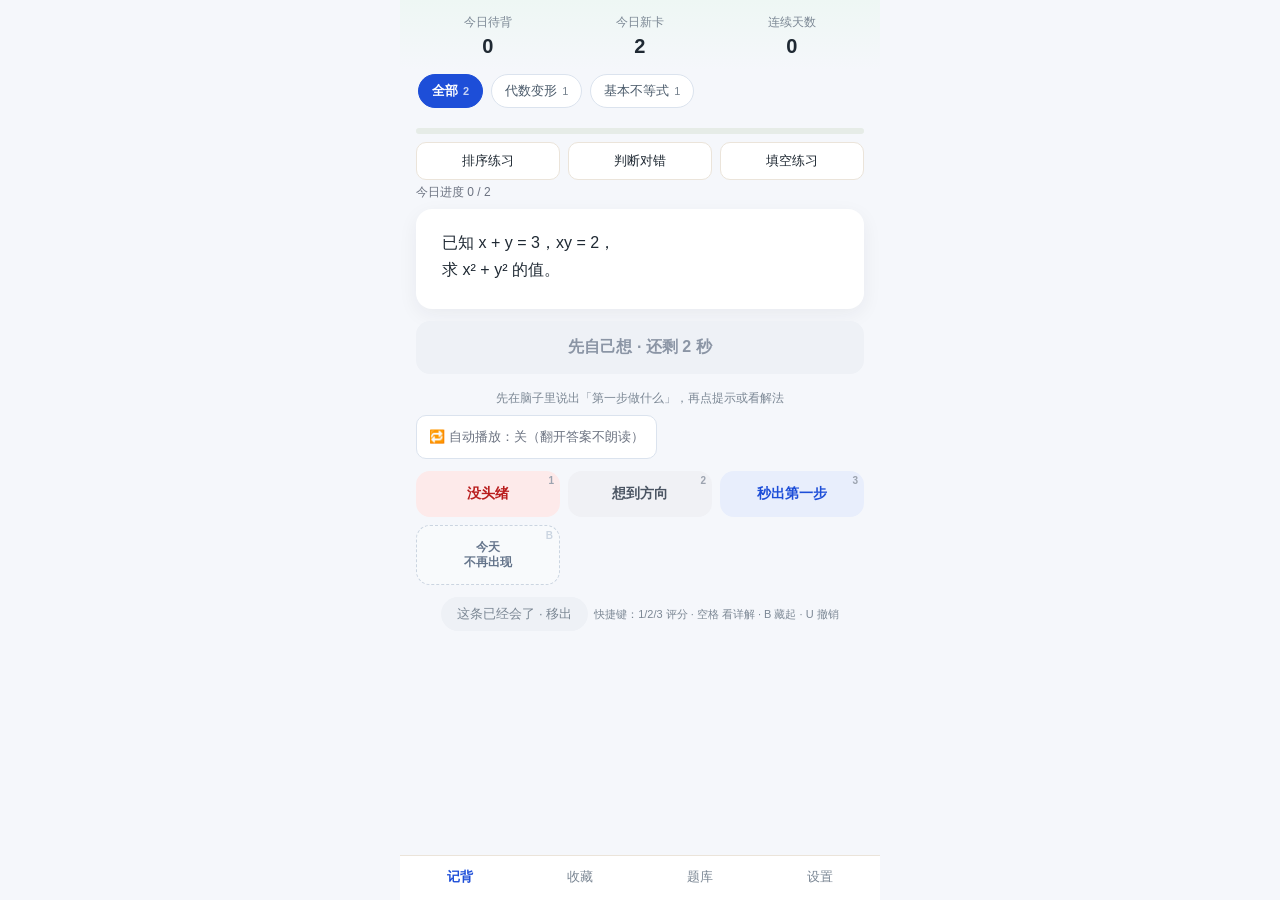
<file: index.html>
<!doctype html>
<html lang="zh-CN">
<head>
  <meta charset="utf-8">
  <meta name="viewport" content="width=device-width,initial-scale=1,viewport-fit=cover,user-scalable=no">
  <meta name="theme-color" content="#15803d">
  <meta name="mobile-web-app-capable" content="yes">
  <meta name="apple-mobile-web-app-capable" content="yes">
  <meta name="apple-mobile-web-app-title" content="记背">
  <title>生物记背训练</title>
  <link rel="manifest" href="./manifest.webmanifest">
  <link rel="apple-touch-icon" href="./icons/icon-192.png">
  <link rel="icon" href="./icons/icon-192.png">
  <link rel="stylesheet" href="./styles.css">
</head>
<body>
  <div id="app">
    <header id="topbar">
      <div class="stat"><span class="stat-label">今日待背</span><strong id="stat-due">0</strong></div>
      <div class="stat"><span class="stat-label">今日新卡</span><strong id="stat-new">0</strong></div>
      <div class="stat"><span class="stat-label">连续天数</span><strong id="stat-streak">0</strong></div>
    </header>
    <main id="view" class="view"></main>
    <nav id="tabs" role="tablist">
      <button class="tab is-active" data-route="review" type="button">记背</button>
      <button class="tab" data-route="fav" type="button">收藏</button>
      <button class="tab" data-route="library" type="button">题库</button>
      <button class="tab" data-route="settings" type="button">设置</button>
    </nav>
  </div>
  <div id="toast" class="toast" hidden></div>
  <div id="boot-error" class="boot-error" hidden></div>
  <script type="module" src="./app.js"></script>
</body>
</html>
</file>
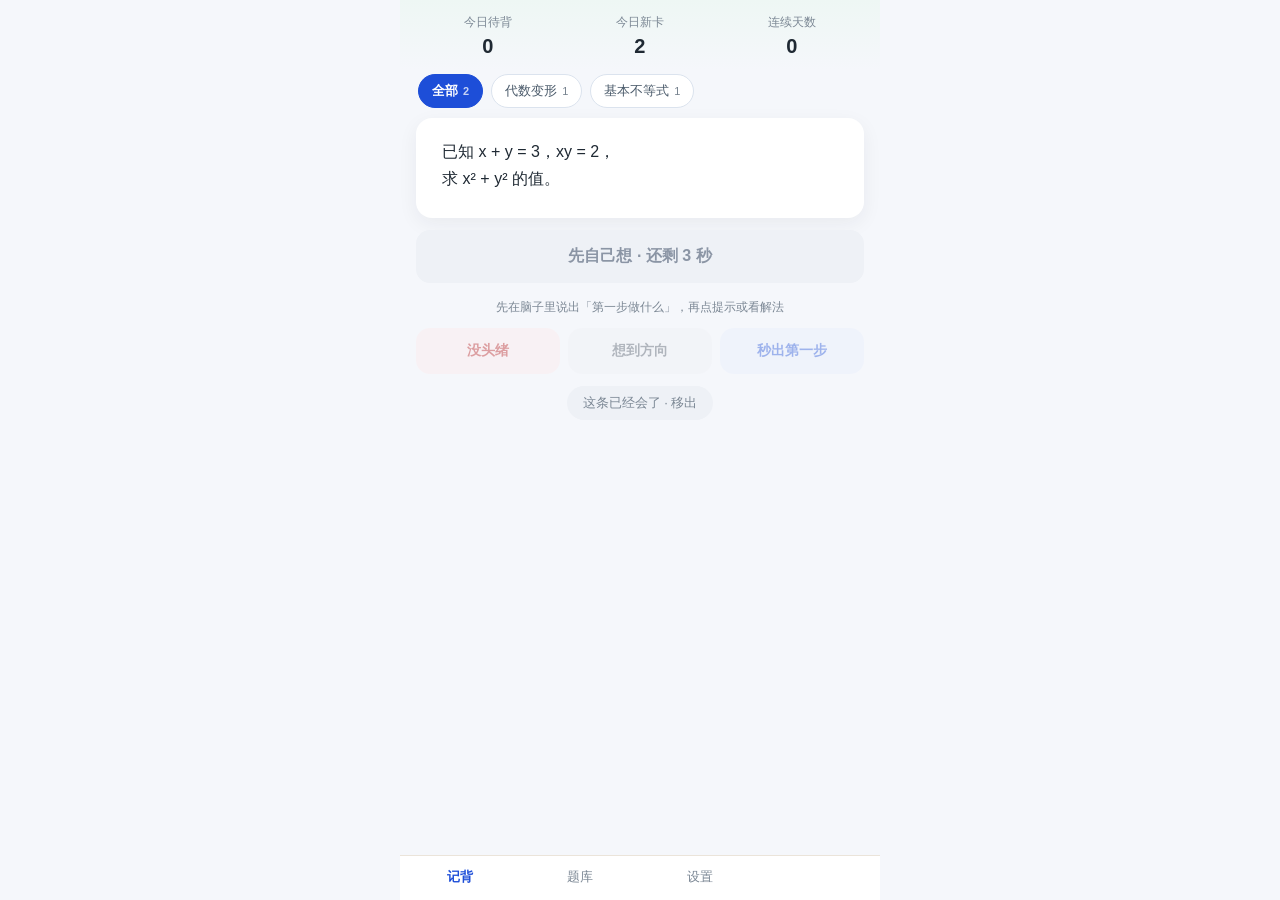
<file: bio-上传/index.html>
<!doctype html>
<html lang="zh-CN">
<head>
  <meta charset="utf-8">
  <meta name="viewport" content="width=device-width,initial-scale=1,viewport-fit=cover,user-scalable=no">
  <meta name="theme-color" content="#15803d">
  <meta name="mobile-web-app-capable" content="yes">
  <meta name="apple-mobile-web-app-capable" content="yes">
  <meta name="apple-mobile-web-app-title" content="记背">
  <title>生物记背训练</title>
  <link rel="manifest" href="./manifest.webmanifest">
  <link rel="apple-touch-icon" href="./icons/icon-192.png">
  <link rel="icon" href="./icons/icon-192.png">
  <link rel="stylesheet" href="./styles.css">
</head>
<body>
  <div id="app">
    <header id="topbar">
      <div class="stat"><span class="stat-label">今日待背</span><strong id="stat-due">0</strong></div>
      <div class="stat"><span class="stat-label">今日新卡</span><strong id="stat-new">0</strong></div>
      <div class="stat"><span class="stat-label">连续天数</span><strong id="stat-streak">0</strong></div>
    </header>
    <main id="view" class="view"></main>
    <nav id="tabs" role="tablist">
      <button class="tab is-active" data-route="review" type="button">记背</button>
      <button class="tab" data-route="library" type="button">题库</button>
      <button class="tab" data-route="settings" type="button">设置</button>
    </nav>
  </div>
  <div id="toast" class="toast" hidden></div>
  <div id="boot-error" class="boot-error" hidden></div>
  <script type="module" src="./app.js"></script>
</body>
</html>
</file>
<file: styles.css>
:root {
  --bg: #faf7f2;
  --card: #ffffff;
  --ink: #1f2933;
  --ink-soft: #7b8794;
  --line: #ebe4da;
  --teal: #15803d;
  --teal-soft: #e3f6ea;
  --amber: #d97706;
  --red: #c2410c;
  --shadow: 0 6px 20px rgba(31, 41, 51, 0.06);
}

* { box-sizing: border-box; -webkit-tap-highlight-color: transparent; }

html, body {
  margin: 0;
  height: 100%;
  background: var(--bg);
  color: var(--ink);
  font-family: -apple-system, BlinkMacSystemFont, "PingFang SC", "Hiragino Sans GB", "Microsoft YaHei", "Noto Sans SC", sans-serif;
  font-size: 16px;
  -webkit-text-size-adjust: 100%;
}

#app {
  display: flex;
  flex-direction: column;
  height: 100%;
  max-width: 480px;
  margin: 0 auto;
  background: var(--bg);
  padding-bottom: env(safe-area-inset-bottom);
}

/* 顶部三格统计 */
#topbar {
  display: grid;
  grid-template-columns: repeat(3, 1fr);
  gap: 4px;
  padding: calc(env(safe-area-inset-top) + 14px) 14px 12px;
  background: linear-gradient(180deg, #eef7f4 0%, var(--bg) 100%);
}
.stat { text-align: center; }
.stat-label { display: block; font-size: 12px; color: var(--ink-soft); margin-bottom: 4px; }
.stat strong { font-size: 20px; font-weight: 700; letter-spacing: 0.5px; }

.view {
  flex: 1;
  overflow-y: auto;
  -webkit-overflow-scrolling: touch;
  padding: 0 16px 16px;
}

/* 复习卡片 */
.review-card {
  background: var(--card);
  border-radius: 20px;
  box-shadow: var(--shadow);
  padding: 28px 20px 22px;
  min-height: 46vh;
  display: flex;
  flex-direction: column;
  cursor: pointer;
  position: relative;
}
.review-card .badge {
  align-self: center;
  font-size: 12px;
  color: var(--ink-soft);
  background: #f4f1ec;
  border-radius: 999px;
  padding: 3px 10px;
}
.word {
  font-size: 44px;
  line-height: 1.15;
  font-weight: 800;
  text-align: center;
  margin: 18px 0 6px;
  letter-spacing: 1px;
  word-break: break-all;
}
.pinyin {
  text-align: center;
  color: var(--ink-soft);
  font-size: 16px;
  letter-spacing: 1px;
  display: flex;
  align-items: center;
  justify-content: center;
  gap: 10px;
}
.speak {
  border: 0;
  background: var(--teal-soft);
  color: var(--teal);
  width: 30px;
  height: 30px;
  border-radius: 50%;
  font-size: 14px;
  line-height: 1;
  cursor: pointer;
}
.hint {
  margin-top: auto;
  text-align: center;
  color: var(--ink-soft);
  font-size: 13px;
  line-height: 1.7;
}
.senses { margin-top: 14px; border-top: 1px dashed var(--line); padding-top: 14px; }
.sense { margin-bottom: 14px; }
.sense-pos {
  display: inline-block;
  font-size: 12px;
  color: var(--teal);
  background: var(--teal-soft);
  border-radius: 6px;
  padding: 1px 7px;
  margin-right: 8px;
  vertical-align: 2px;
}
.sense-def { font-size: 17px; line-height: 1.6; }
.sense-ex {
  margin-top: 8px;
  padding: 10px 12px;
  background: #f8faf9;
  border-left: 3px solid var(--teal-soft);
  border-radius: 8px;
  font-size: 14px;
  line-height: 1.7;
  color: #3e4c59;
}
.sense-ex .src { color: var(--ink-soft); font-size: 12px; }
.sense-ex .tr { color: var(--ink-soft); }
.tags { margin-top: 4px; display: flex; flex-wrap: wrap; gap: 6px; }
.tag {
  font-size: 11px;
  color: var(--ink-soft);
  border: 1px solid var(--line);
  border-radius: 999px;
  padding: 2px 8px;
}

.card-foot {
  display: flex;
  justify-content: center;
  margin-top: 16px;
}
.link-btn {
  border: 0;
  background: #f4f1ec;
  color: var(--ink-soft);
  border-radius: 999px;
  padding: 7px 14px;
  font-size: 13px;
  cursor: pointer;
}

/* 评分条 */
.grade-bar {
  display: grid;
  grid-template-columns: repeat(3, 1fr);
  gap: 10px;
  margin-top: 16px;
}
.grade {
  border: 0;
  border-radius: 16px;
  padding: 18px 6px;
  font-size: 17px;
  font-weight: 600;
  cursor: pointer;
  transition: transform 0.08s ease, opacity 0.15s ease;
}
.grade:active { transform: scale(0.97); }
.grade[data-g="0"] { background: #fdeee8; color: var(--red); }
.grade[data-g="1"] { background: #f1f0f4; color: #55606b; }
.grade[data-g="2"] { background: #e6f4f1; color: var(--teal); }
.grade-bar.is-locked .grade { opacity: 0.42; pointer-events: none; }
.grade-note { text-align: center; font-size: 12px; color: var(--ink-soft); margin-top: 8px; }

/* 空状态 */
.empty {
  text-align: center;
  padding: 60px 20px;
  color: var(--ink-soft);
  line-height: 1.9;
}
.empty strong { display: block; color: var(--ink); font-size: 18px; margin-bottom: 8px; }

/* 列表 */
.list-head {
  display: flex;
  align-items: center;
  gap: 8px;
  margin: 6px 0 12px;
}
.search {
  flex: 1;
  border: 1px solid var(--line);
  background: var(--card);
  border-radius: 12px;
  padding: 10px 12px;
  font-size: 15px;
  color: var(--ink);
}
.row {
  display: flex;
  align-items: center;
  gap: 10px;
  background: var(--card);
  border-radius: 14px;
  padding: 12px 14px;
  margin-bottom: 8px;
  box-shadow: 0 2px 8px rgba(31, 41, 51, 0.04);
}
.row-main { flex: 1; min-width: 0; }
.row-word { font-size: 17px; font-weight: 700; }
.row-sub {
  font-size: 13px;
  color: var(--ink-soft);
  overflow: hidden;
  text-overflow: ellipsis;
  white-space: nowrap;
}
.btn {
  border: 1px solid var(--line);
  background: var(--card);
  color: var(--ink);
  border-radius: 10px;
  padding: 8px 12px;
  font-size: 14px;
  cursor: pointer;
}
.btn.primary { background: var(--teal); border-color: var(--teal); color: #fff; }
.btn.ghost { background: transparent; }
.btn.danger { color: var(--red); border-color: #f3d6cb; }
.btn[disabled] { opacity: 0.45; pointer-events: none; }

.section {
  background: var(--card);
  border-radius: 16px;
  padding: 16px;
  margin-bottom: 14px;
  box-shadow: var(--shadow);
}
.section h2 { margin: 0 0 4px; font-size: 15px; }
.section p.sub { margin: 0 0 12px; font-size: 13px; color: var(--ink-soft); line-height: 1.6; }
.field { margin-bottom: 12px; }
.field label { display: block; font-size: 13px; color: var(--ink-soft); margin-bottom: 6px; }
.field input, .field textarea {
  width: 100%;
  border: 1px solid var(--line);
  border-radius: 10px;
  padding: 10px 12px;
  font-size: 15px;
  font-family: inherit;
  color: var(--ink);
  background: #fff;
}
.field textarea { min-height: 120px; resize: vertical; line-height: 1.6; }
.actions { display: flex; flex-wrap: wrap; gap: 8px; }

/* 底部 tab */
#tabs {
  display: grid;
  grid-template-columns: repeat(4, 1fr);
  border-top: 1px solid var(--line);
  background: rgba(255, 255, 255, 0.94);
  backdrop-filter: blur(8px);
  padding-bottom: env(safe-area-inset-bottom);
}
.tab {
  border: 0;
  background: transparent;
  padding: 12px 0 14px;
  font-size: 13px;
  color: var(--ink-soft);
  cursor: pointer;
}
.tab.is-active { color: var(--teal); font-weight: 700; }

.toast {
  position: fixed;
  left: 50%;
  bottom: 96px;
  transform: translateX(-50%);
  background: rgba(31, 41, 51, 0.92);
  color: #fff;
  padding: 10px 16px;
  border-radius: 999px;
  font-size: 14px;
  max-width: 84vw;
  text-align: center;
  z-index: 40;
}
.boot-error {
  position: fixed;
  inset: auto 16px 88px;
  background: #fdeee8;
  color: var(--red);
  border-radius: 12px;
  padding: 12px 14px;
  font-size: 13px;
  line-height: 1.6;
  z-index: 50;
}
/* 少考标记（前置） */
.sense-rare {
  display: inline-block;
  font-size: 11px;
  color: #9a3412;
  background: #fdf0e6;
  border: 1px solid #f3d9c2;
  border-radius: 6px;
  padding: 1px 6px;
  margin-right: 8px;
  vertical-align: 2px;
}

/* 多义项编辑块 */
.sense-block {
  border: 1px dashed var(--line);
  border-radius: 12px;
  padding: 12px;
  margin-bottom: 12px;
}
.sense-head {
  display: flex;
  align-items: center;
  justify-content: space-between;
  font-size: 13px;
  color: var(--teal);
  font-weight: 600;
  margin-bottom: 8px;
}
.check {
  display: flex;
  align-items: center;
  gap: 8px;
  font-size: 13px;
  color: var(--ink-soft);
  margin-bottom: 10px;
}
.check input { width: 18px; height: 18px; accent-color: var(--teal); }


/* ===== 数学破题版专属 ===== */
:root {
  --teal: #1d4ed8;
  --teal-soft: #e8eefc;
  --amber: #b45309;
  --red: #b91c1c;
  --bg: #f5f7fb;
}

.problem {
  background: #fff;
  border-radius: 16px;
  box-shadow: var(--shadow);
  padding: 10px;
  margin-bottom: 12px;
  display: flex;
  justify-content: center;
}
.problem .shot {
  width: 100%;
  max-height: 38vh;
  object-fit: contain;
  border-radius: 10px;
  background: #fff;
}

.control { margin-bottom: 8px; }

.reveal {
  width: 100%;
  border: 0;
  border-radius: 14px;
  padding: 16px;
  font-size: 16px;
  font-weight: 600;
  background: #e8eefc;
  color: var(--teal);
  cursor: pointer;
}
.reveal.is-ready { background: var(--teal); color: #fff; }
.reveal[disabled] { background: #eef1f6; color: #8b95a5; cursor: default; }
.hint-line { text-align: center; font-size: 12px; color: var(--ink-soft); margin-top: 8px; }

.answer {
  background: #fff;
  border-radius: 16px;
  box-shadow: var(--shadow);
  padding: 16px;
}
.move-label { font-size: 12px; color: var(--teal); font-weight: 700; letter-spacing: 1px; }
.move { font-size: 17px; line-height: 1.75; margin: 8px 0 12px; font-weight: 600; }
.line { font-size: 14px; line-height: 1.7; color: #3e4c59; margin-bottom: 8px; }
.line b { color: var(--teal); margin-right: 6px; font-weight: 600; }

.grade-bar { display: grid; grid-template-columns: repeat(3, 1fr); gap: 8px; margin-top: 12px; }
.grade { border: 0; border-radius: 14px; padding: 14px 4px; font-size: 14px; font-weight: 600; cursor: pointer; }
.grade[data-g="0"] { background: #fdeaea; color: var(--red); }
.grade[data-g="1"] { background: #f0f1f5; color: #4b5563; }
.grade[data-g="2"] { background: #e8eefc; color: var(--teal); }
.grade-bar.is-locked .grade { opacity: 0.4; pointer-events: none; }

.row-actions { text-align: center; margin-top: 12px; }
.link-btn { border: 0; background: #eef1f6; color: var(--ink-soft); border-radius: 999px; padding: 8px 16px; font-size: 13px; cursor: pointer; }

.photo-slot {
  border: 2px dashed #c9d3e3;
  border-radius: 12px;
  min-height: 120px;
  display: flex;
  align-items: center;
  justify-content: center;
  color: var(--ink-soft);
  font-size: 14px;
  cursor: pointer;
  overflow: hidden;
  background: #fbfcfe;
}
.photo-slot img { max-width: 100%; max-height: 40vh; object-fit: contain; }

.thumb { width: 54px; height: 54px; object-fit: cover; border-radius: 8px; background: #eef1f6; flex: none; }

.field select {
  width: 100%;
  border: 1px solid var(--line);
  border-radius: 10px;
  padding: 10px 12px;
  font-size: 15px;
  font-family: inherit;
  background: #fff;
  color: var(--ink);
}
.dim { font-size: 13px; color: var(--ink-soft); }


.stem {
  font-size: 16px;
  line-height: 1.85;
  padding: 14px 12px;
  color: var(--ink);
  white-space: pre-wrap;
  word-break: break-word;
  width: 100%;
}
.thumb-text {
  display: flex;
  align-items: center;
  justify-content: center;
  font-size: 18px;
  color: var(--ink-soft);
  background: #eef1f6;
}

.basics {
  background: #f6f8fd;
  border-left: 3px solid var(--teal);
  border-radius: 10px;
  padding: 10px 12px;
  margin-bottom: 14px;
}
.basics-body { font-size: 14px; line-height: 1.85; color: #33415c; margin-top: 6px; }
.line { margin-bottom: 10px; }
.line-body { font-size: 14px; line-height: 1.8; color: #3e4c59; margin-top: 4px; white-space: pre-wrap; }

.answer-line {
  background: #eefaf3;
  border: 1px solid #cdf0de;
  color: #146c43;
  border-radius: 10px;
  padding: 8px 12px;
  font-size: 15px;
  font-weight: 600;
  margin-bottom: 12px;
}
.answer-line span { font-size: 12px; color: #4b8f6b; margin-right: 8px; font-weight: 400; }

.ask {
  background: #fff8ec;
  border: 1px solid #f3e0bd;
  border-radius: 10px;
  padding: 10px 12px;
  margin: 12px 0;
}
.ask-label { font-size: 12px; color: #9a6b1f; font-weight: 700; letter-spacing: 0.5px; }
.ask-body { font-size: 15px; line-height: 1.9; color: #5a4520; margin-top: 6px; white-space: pre-wrap; }

/* 让换行生效：破题动作 / 必备知识 / 答案 也要保留换行 */
.move { white-space: pre-wrap; }
.basics-body { white-space: pre-wrap; }

.tip-btn {
  width: 100%;
  margin-top: 8px;
  border: 1px dashed #f0c789;
  background: #fffaf0;
  color: #9a6b1f;
  border-radius: 12px;
  padding: 11px;
  font-size: 14px;
  cursor: pointer;
}
.tip {
  margin-top: 10px;
  background: #fff8ec;
  border-left: 3px solid #e0a83c;
  border-radius: 10px;
  padding: 10px 12px;
  font-size: 15px;
  line-height: 1.8;
  color: #5a4520;
  white-space: pre-wrap;
}
.tip span { display: block; font-size: 12px; color: #9a6b1f; font-weight: 700; margin-bottom: 4px; }

.tip-in-answer {
  background: #fffaf0;
  border: 1px dashed #f0c789;
  border-radius: 10px;
  padding: 9px 12px;
  font-size: 14px;
  line-height: 1.8;
  color: #7a5a20;
  margin-bottom: 12px;
  white-space: pre-wrap;
}
.tip-in-answer span { display: block; font-size: 12px; color: #9a6b1f; font-weight: 700; margin-bottom: 4px; }
.tip2 { margin-top: 8px; padding-top: 8px; border-top: 1px dashed #f0c789; }
.tipline { margin-top: 6px; }
.tipline b { display: inline-block; width: 16px; height: 16px; line-height: 16px; text-align: center;
  background: #f0c789; color: #fff; border-radius: 50%; font-size: 11px; margin-right: 6px; }

.tip-row { display: flex; gap: 8px; margin-top: 8px; }
.tip-row .tip-btn { margin-top: 0; flex: 1; }
.tip-ans-btn {
  flex: 1;
  border: 1px solid #9ec5a8;
  background: #f1faf4;
  color: #2f6b45;
  border-radius: 12px;
  padding: 11px;
  font-size: 14px;
  cursor: pointer;
}
.tip-ans {
  margin-top: 10px;
  padding-top: 8px;
  border-top: 1px dashed #f0c789;
  font-size: 14px;
  line-height: 1.8;
  color: #2f6b45;
  white-space: pre-wrap;
}
.tip-ans b { color: #1d7a4a; margin-right: 6px; }
.tipans-inline { font-size: 13px; color: #2f6b45; margin-top: 4px; white-space: pre-wrap; }

/* ===== 题面悬浮窗：窄屏吸顶，宽屏浮在左侧 ===== */
.float-stem {
  position: sticky;
  top: 0;
  z-index: 6;
  background: var(--bg);
  padding: 6px 0 8px;
  margin-bottom: 4px;
}
.float-tag {
  font-size: 11px;
  color: var(--ink-soft);
  letter-spacing: 1px;
  margin: 0 0 4px 4px;
}
.float-stem .problem { margin-bottom: 0; }
.float-stem .shot { max-height: 16vh; }
.float-stem .stem {
  font-size: 14px;
  line-height: 1.65;
  max-height: 22vh;
  overflow: auto;
  padding: 10px 12px;
}

@media (min-width: 1100px) {
  .float-stem {
    position: fixed;
    left: max(16px, calc(50% - 620px));
    top: 96px;
    width: 340px;
    max-height: calc(100vh - 140px);
    overflow: auto;
    background: #fff;
    border-radius: 16px;
    box-shadow: var(--shadow);
    padding: 12px;
  }
  .float-stem .stem { max-height: none; }
  .float-stem .shot { max-height: 300px; }
  .float-tag { margin-left: 0; }
}

/* 图与文字竖排：图在上、题干在下（之前 flex 横排把文字挤成一条） */
.problem { flex-direction: column; align-items: center; }
.problem .stem { width: 100%; }
.float-stem .problem { align-items: stretch; }

.move-toggle {
  width: 100%;
  margin: 6px 0 2px;
  border: 1px dashed #c9d3e3;
  background: #f7f9fc;
  color: var(--teal);
  border-radius: 10px;
  padding: 10px;
  font-size: 14px;
  cursor: pointer;
}

.steps { display: flex; flex-direction: column; gap: 8px; margin: 4px 0 8px; }
.step { border: 1px solid #e7ecf3; border-radius: 12px; padding: 10px 12px; background: #fff; }
.step.is-open { border-color: var(--teal); background: #fbfdff; }
.step-head { display: flex; align-items: center; gap: 10px; }
.step-title { flex: 1; font-size: 15px; line-height: 1.6; color: #1f2933; font-weight: 600; }
.step-btn {
  flex: none; border: 1px solid #d8e2f0; background: #fff; color: var(--teal);
  border-radius: 8px; padding: 5px 10px; font-size: 13px; cursor: pointer;
}
.step-detail {
  margin-top: 8px; padding-top: 8px; border-top: 1px dashed #e2e8f0;
  font-size: 15px; line-height: 1.85; color: #1f2933; white-space: pre-wrap;
}

.ask-item { padding: 8px 0; border-top: 1px dashed #f0dcb8; }
.ask-item:first-of-type { border-top: 0; }
.ask-q { display: flex; align-items: flex-start; gap: 10px; font-size: 15px; line-height: 1.8; color: #5a4520; }
.ask-q span { flex: 1; }
.ask-na { flex: none; font-size: 12px; color: #b08968; }
.ask-a {
  margin-top: 8px; padding: 8px 10px; background: #fff; border-radius: 8px;
  font-size: 14px; line-height: 1.8; color: #2f6b45; border: 1px solid #dcebe2; white-space: pre-wrap;
}

.lib-tabs { display: flex; gap: 8px; margin: 0 0 10px; }
.lib-tab {
  flex: 1; border: 1px solid #dbe3ee; background: #fff; color: #5b6b7f;
  border-radius: 10px; padding: 8px 4px; font-size: 13px; cursor: pointer;
}
.lib-tab.on { background: var(--teal); border-color: var(--teal); color: #fff; font-weight: 600; }

/* ===== 知识点分类筛选条 ===== */
.tag-bar {
  display: flex;
  gap: 8px;
  overflow-x: auto;
  padding: 4px 2px 10px;
  -webkit-overflow-scrolling: touch;
  scrollbar-width: none;
}
.tag-bar::-webkit-scrollbar { display: none; }
.tag-chip {
  flex: none;
  display: inline-flex;
  align-items: center;
  gap: 5px;
  border: 1px solid #dbe3ee;
  background: #fff;
  color: #4a5a6a;
  border-radius: 999px;
  padding: 7px 13px;
  font-size: 13px;
  cursor: pointer;
  white-space: nowrap;
}
.tag-chip.on {
  background: var(--teal);
  border-color: var(--teal);
  color: #fff;
  font-weight: 600;
}
.tag-n { font-size: 11px; opacity: .75; }

/* ===== 朗读按钮 ===== */
.speak-row { display: flex; gap: 8px; margin: 8px 0 4px; }
.spk-btn {
  flex: 1; border: 1px solid #cfe3d6; background: #f2fbf5; color: #2f6b45;
  border-radius: 10px; padding: 9px; font-size: 14px; cursor: pointer;
}
.spk-btn.ghost { flex: none; padding: 9px 14px; background: #fff; color: #8a6d3b; border-color: #eadfc8; }
.spk {
  border: none; background: transparent; font-size: 15px; cursor: pointer;
  margin-left: 8px; padding: 0 2px; vertical-align: middle;
}
.spk.small { font-size: 13px; }

/* 喇叭按钮：加大可点击范围（手机舒适点 ≥44×44） */
.spk {
  display: inline-flex;
  align-items: center;
  justify-content: center;
  min-width: 44px;
  min-height: 44px;
  margin: -8px -6px -8px 4px;
  padding: 0;
  border: none;
  border-radius: 10px;
  background: #eef7f1;
  font-size: 18px;
  line-height: 1;
  cursor: pointer;
  -webkit-tap-highlight-color: transparent;
}
.spk:active { background: #d5ecdd; }
.spk.small { min-width: 40px; min-height: 40px; margin: -10px -4px -10px 6px; font-size: 15px; background: transparent; }
.spk-btn { min-height: 44px; }

/* 自动播放开关 */
.spk-btn.auto { flex: none; padding: 9px 12px; font-size: 13px; background: #fff; color: #6b7280; border-color: #dbe3ee; }
.spk-btn.auto.on { background: #e8f5ec; color: #15803d; border-color: #9ed3ae; font-weight: 600; }

/* 今日进度条 */
.today-bar { height: 6px; background: #e6ece7; border-radius: 999px; overflow: hidden; margin: 10px 0 4px; }
.today-fill { height: 100%; background: linear-gradient(90deg, #15803d, #4ade80); transition: width .3s; }
.today-text { font-size: 12px; color: #6b7280; margin-bottom: 8px; }
.undo-tip { color: #b45309; }
/* 评分按钮上的快捷键角标 */
.grade { position: relative; }
.grade em { position: absolute; top: 4px; right: 6px; font-style: normal; font-size: 10px; color: #9ca3af; }
.grade.bury { background: #f8fafc; color: #64748b; border: 1px dashed #cbd5e1; font-size: 12px; line-height: 1.25; }
.grade.bury em { color: #cbd5e1; }
/* 撤销链接 */
.link-btn.undo { color: #b45309; font-weight: 600; }
.kbd { font-size: 11px; margin-left: 6px; }
.tag.hard { background: #fef3c7; color: #b45309; border-color: #fcd34d; }
/* 统计 */
.stat-row { display: flex; align-items: center; gap: 10px; font-size: 13px; margin: 6px 0; }
.stat-row span { width: 84px; color: #6b7280; }
.stat-bar { flex: 1; height: 8px; background: #eef2f0; border-radius: 999px; overflow: hidden; }
.stat-bar i { display: block; height: 100%; background: #15803d; }
.stat-row b { width: 28px; text-align: right; color: #166534; }
.forecast { display: flex; align-items: flex-end; gap: 8px; height: 90px; margin-top: 10px; }
.fc { flex: 1; display: flex; flex-direction: column; align-items: center; justify-content: flex-end; height: 100%; }
.fc i { display: block; width: 70%; background: #bbf7d0; border-radius: 4px 4px 0 0; min-height: 2px; }
.fc span { font-size: 11px; color: #166534; margin-top: 3px; }
.fc em { font-style: normal; font-size: 10px; color: #9ca3af; }

/* 要点逐行 + 收藏星标 */
.bline { display: flex; gap: 8px; align-items: flex-start; margin: 6px 0; }
.star { flex: none; border: none; background: none; font-size: 15px; color: #cbd5e1; cursor: pointer; padding: 0 2px; line-height: 1.4; }
.star.on { color: #f59e0b; }
/* 收藏页 */
.fav-card { border: 1px solid #e5e7eb; border-radius: 12px; padding: 10px 12px; margin: 8px 0; background: #fff; }
.fav-head { display: flex; justify-content: space-between; align-items: center; gap: 8px; margin-bottom: 4px; }
.fav-head b { font-size: 14px; color: #166534; }
.fav-line { font-size: 13px; color: #374151; line-height: 1.6; }
.quiz-entry { margin: 12px 0; display: flex; flex-direction: column; gap: 6px; }
/* 填空 */
.quiz-head { font-size: 12px; color: #6b7280; margin-bottom: 8px; }
.quiz-sentence { font-size: 15px; line-height: 1.8; background: #f8fafc; border-left: 3px solid #15803d; padding: 10px 12px; border-radius: 8px; margin-bottom: 14px; }
.quiz-opts { display: flex; flex-direction: column; gap: 8px; }
.qopt { text-align: left; padding: 12px 14px; border: 1px solid #dbe3ee; border-radius: 10px; background: #fff; font-size: 14px; cursor: pointer; }
.qopt.right { border-color: #16a34a; background: #e8f5ec; color: #166534; font-weight: 600; }
.qopt.wrong { border-color: #dc2626; background: #fef2f2; color: #b91c1c; }
.quiz-result { margin-top: 14px; font-weight: 600; color: #166534; }
.quiz-actions { display: flex; gap: 8px; margin-top: 12px; }
.quiz-answer { margin-top: 10px; font-size: 12px; color: #6b7280; line-height: 1.6; }
/* 庆祝动画 */
.celebrate-layer { position: fixed; inset: 0; pointer-events: none; z-index: 999; overflow: hidden; }
.confetti i { position: absolute; top: -20px; display: block; animation-name: fall; animation-timing-function: ease-in; animation-fill-mode: forwards; }
@keyframes fall {
  0% { transform: translateY(0) rotate(0deg); opacity: 1; }
  100% { transform: translateY(105vh) rotate(540deg); opacity: 0; }
}
.celebrate-card { position: absolute; left: 50%; top: 42%; transform: translate(-50%, -50%); text-align: center; }
.celebrate-emoji { font-size: 44px; }
.celebrate-text { font-size: 17px; font-weight: 700; color: #166534; margin-top: 2px; }
.celebrate-card.pop { animation: c-pop 1.5s ease-out forwards; }
.celebrate-card.swing { animation: c-swing 1.5s ease-out forwards; }
.celebrate-card.slideUp { animation: c-slideUp 1.5s ease-out forwards; }
.celebrate-card.bounce { animation: c-bounce 1.5s ease-out forwards; }
.celebrate-card.zoomIn { animation: c-zoomIn 1.5s ease-out forwards; }
.celebrate-card.flip { animation: c-flip 1.5s ease-out forwards; }
.celebrate-card.spin { animation: c-spin 1.5s ease-out forwards; }
.celebrate-card.wobble { animation: c-wobble 1.5s ease-out forwards; }
.celebrate-card.drift { animation: c-drift 1.5s ease-out forwards; }
.celebrate-card.burst { animation: c-burst 1.5s ease-out forwards; }
@keyframes c-pop { 0% { transform: translate(-50%,-50%) scale(.2); opacity: 0; } 40% { transform: translate(-50%,-50%) scale(1.18); opacity: 1; } 75% { transform: translate(-50%,-50%) scale(1); } 100% { transform: translate(-50%,-58%) scale(.9); opacity: 0; } }
@keyframes c-swing { 0% { transform: translate(-120%,-50%) rotate(-18deg); opacity: 0; } 35% { transform: translate(-50%,-50%) rotate(8deg); opacity: 1; } 55% { transform: translate(-50%,-50%) rotate(-5deg); } 75% { transform: translate(-50%,-50%) rotate(2deg); } 100% { transform: translate(-50%,-56%); opacity: 0; } }
@keyframes c-slideUp { 0% { transform: translate(-50%, 40%); opacity: 0; } 45% { transform: translate(-50%,-56%); opacity: 1; } 70% { transform: translate(-50%,-50%); } 100% { transform: translate(-50%,-60%); opacity: 0; } }
@keyframes c-bounce { 0% { transform: translate(-50%,-160%); opacity: 0; } 30% { transform: translate(-50%,-58%); opacity: 1; } 45% { transform: translate(-50%,-42%); } 60% { transform: translate(-50%,-58%); } 75% { transform: translate(-50%,-48%); } 100% { transform: translate(-50%,-66%); opacity: 0; } }
@keyframes c-zoomIn { 0% { transform: translate(-50%,-50%) scale(2.4); filter: blur(6px); opacity: 0; } 50% { transform: translate(-50%,-50%) scale(1); filter: blur(0); opacity: 1; } 100% { transform: translate(-50%,-58%) scale(.92); opacity: 0; } }
@keyframes c-flip { 0% { transform: translate(-50%,-50%) rotateY(180deg); opacity: 0; } 50% { transform: translate(-50%,-50%) rotateY(0deg); opacity: 1; } 100% { transform: translate(-50%,-58%) rotateY(0deg); opacity: 0; } }
@keyframes c-spin { 0% { transform: translate(-50%,-50%) rotate(-200deg) scale(.4); opacity: 0; } 55% { transform: translate(-50%,-50%) rotate(10deg) scale(1.08); opacity: 1; } 100% { transform: translate(-50%,-58%) rotate(0deg) scale(1); opacity: 0; } }
@keyframes c-wobble { 0% { transform: translate(-50%,-50%) rotate(0); opacity: 0; } 25% { transform: translate(-50%,-50%) rotate(12deg); opacity: 1; } 45% { transform: translate(-50%,-50%) rotate(-9deg); } 65% { transform: translate(-50%,-50%) rotate(5deg); } 85% { transform: translate(-50%,-50%) rotate(-2deg); } 100% { transform: translate(-50%,-58%); opacity: 0; } }
@keyframes c-drift { 0% { transform: translate(-160%,-140%); opacity: 0; } 45% { transform: translate(-50%,-50%); opacity: 1; } 60% { transform: translate(-50%,-50%); } 100% { transform: translate(30%,-120%); opacity: 0; } }
@keyframes c-burst { 0% { transform: translate(-50%,-50%) scale(.05); opacity: 0; } 40% { transform: translate(-50%,-50%) scale(1.25); opacity: 1; } 70% { transform: translate(-50%,-52%) scale(1); } 100% { transform: translate(-50%,-60%) scale(.85); opacity: 0; } }

/* 详解步骤头里的收藏星标 */
.step-head .star { font-size: 16px; margin: 0; }

/* 练习入口 */
.drill-entry { display: flex; gap: 8px; margin: 8px 0 4px; flex-wrap: wrap; }
.drill-entry .btn { flex: 1; min-width: 92px; padding: 9px 6px; font-size: 13px; }
/* 排序题 */
.order-list { display: flex; flex-direction: column; gap: 8px; margin: 10px 0; }
.order-item { display: flex; gap: 10px; align-items: center; text-align: left; padding: 11px 13px; border: 1px solid #dbe3ee; border-radius: 10px; background: #fff; font-size: 14px; cursor: pointer; }
.order-item b { flex: none; width: 22px; height: 22px; border-radius: 50%; background: #eef2f0; color: #15803d; display: flex; align-items: center; justify-content: center; font-size: 12px; }
.order-item.picked { border-color: #16a34a; background: #e8f5ec; }
.order-item.picked b { background: #16a34a; color: #fff; }
.dim-num { color: #cbd5e1 !important; background: #f8fafc !important; }
.order-right { margin-top: 14px; border-top: 1px dashed #dbe3ee; padding-top: 10px; }
.order-right h3 { font-size: 13px; color: #6b7280; margin: 0 0 8px; }
.order-line { display: flex; gap: 8px; font-size: 13px; color: #374151; margin: 5px 0; }
.order-line b { color: #16a34a; }
/* 判断对错 */
.tf-actions { display: flex; gap: 10px; margin-top: 6px; }
.tf-btn { flex: 1; text-align: center; font-size: 16px; font-weight: 600; }
.tf-explain { margin-top: 12px; }
.tf-truth { font-size: 13px; color: #374151; line-height: 1.7; margin-top: 6px; }

/* 连对徽章 */
.streak-row { display: flex; align-items: center; gap: 8px; margin: 4px 0 10px; }
.streak-badge { font-size: 12px; padding: 3px 9px; border-radius: 999px; background: #eef2f0; color: #6b7280; font-weight: 600; }
.streak-badge.lv1 { background: #d1fae5; color: #065f46; }
.streak-badge.lv2 { background: #fed7aa; color: #9a3412; }
.streak-badge.lv3 { background: #fecaca; color: #991b1b; }
.streak-badge.lv4 { background: #fca5a5; color: #7f1d1d; animation: sbPulse 1.2s ease-in-out infinite; }
@keyframes sbPulse { 0%,100% { transform: scale(1); } 50% { transform: scale(1.08); } }
.streak-goal { font-size: 11px; color: #9ca3af; }
.streak-bar { flex: 1; height: 4px; background: #eef2f0; border-radius: 999px; overflow: hidden; min-width: 40px; }
.streak-bar i { display: block; height: 100%; background: #10b981; transition: width .25s; }
.streak-bar i.lv2 { background: #f97316; }
.streak-bar i.lv3 { background: #dc2626; }
.streak-bar i.lv4 { background: linear-gradient(90deg,#dc2626,#f59e0b); }
/* 里程碑横幅 */
.milestone-bar { position: fixed; left: 50%; top: 16%; transform: translateX(-50%); z-index: 998;
  background: #166534; color: #fff; font-size: 14px; font-weight: 600; padding: 10px 18px; border-radius: 999px;
  box-shadow: 0 6px 20px rgba(0,0,0,.18); animation: msIn .3s ease-out; pointer-events: none; }
@keyframes msIn { from { opacity: 0; transform: translate(-50%,-12px); } to { opacity: 1; transform: translate(-50%,0); } }
/* 跳转到知识点 */
.btn.jump { background: #eef6ff; border-color: #bfdbfe; color: #1d4ed8; font-weight: 600; }
/* 成就行 */
.ach-row { display: flex; justify-content: space-between; font-size: 13px; margin: 6px 0; color: #4b5563; }
.ach-row b { color: #166534; }
</file>
<file: bio-上传/styles.css>
:root {
  --bg: #faf7f2;
  --card: #ffffff;
  --ink: #1f2933;
  --ink-soft: #7b8794;
  --line: #ebe4da;
  --teal: #15803d;
  --teal-soft: #e3f6ea;
  --amber: #d97706;
  --red: #c2410c;
  --shadow: 0 6px 20px rgba(31, 41, 51, 0.06);
}

* { box-sizing: border-box; -webkit-tap-highlight-color: transparent; }

html, body {
  margin: 0;
  height: 100%;
  background: var(--bg);
  color: var(--ink);
  font-family: -apple-system, BlinkMacSystemFont, "PingFang SC", "Hiragino Sans GB", "Microsoft YaHei", "Noto Sans SC", sans-serif;
  font-size: 16px;
  -webkit-text-size-adjust: 100%;
}

#app {
  display: flex;
  flex-direction: column;
  height: 100%;
  max-width: 480px;
  margin: 0 auto;
  background: var(--bg);
  padding-bottom: env(safe-area-inset-bottom);
}

/* 顶部三格统计 */
#topbar {
  display: grid;
  grid-template-columns: repeat(3, 1fr);
  gap: 4px;
  padding: calc(env(safe-area-inset-top) + 14px) 14px 12px;
  background: linear-gradient(180deg, #eef7f4 0%, var(--bg) 100%);
}
.stat { text-align: center; }
.stat-label { display: block; font-size: 12px; color: var(--ink-soft); margin-bottom: 4px; }
.stat strong { font-size: 20px; font-weight: 700; letter-spacing: 0.5px; }

.view {
  flex: 1;
  overflow-y: auto;
  -webkit-overflow-scrolling: touch;
  padding: 0 16px 16px;
}

/* 复习卡片 */
.review-card {
  background: var(--card);
  border-radius: 20px;
  box-shadow: var(--shadow);
  padding: 28px 20px 22px;
  min-height: 46vh;
  display: flex;
  flex-direction: column;
  cursor: pointer;
  position: relative;
}
.review-card .badge {
  align-self: center;
  font-size: 12px;
  color: var(--ink-soft);
  background: #f4f1ec;
  border-radius: 999px;
  padding: 3px 10px;
}
.word {
  font-size: 44px;
  line-height: 1.15;
  font-weight: 800;
  text-align: center;
  margin: 18px 0 6px;
  letter-spacing: 1px;
  word-break: break-all;
}
.pinyin {
  text-align: center;
  color: var(--ink-soft);
  font-size: 16px;
  letter-spacing: 1px;
  display: flex;
  align-items: center;
  justify-content: center;
  gap: 10px;
}
.speak {
  border: 0;
  background: var(--teal-soft);
  color: var(--teal);
  width: 30px;
  height: 30px;
  border-radius: 50%;
  font-size: 14px;
  line-height: 1;
  cursor: pointer;
}
.hint {
  margin-top: auto;
  text-align: center;
  color: var(--ink-soft);
  font-size: 13px;
  line-height: 1.7;
}
.senses { margin-top: 14px; border-top: 1px dashed var(--line); padding-top: 14px; }
.sense { margin-bottom: 14px; }
.sense-pos {
  display: inline-block;
  font-size: 12px;
  color: var(--teal);
  background: var(--teal-soft);
  border-radius: 6px;
  padding: 1px 7px;
  margin-right: 8px;
  vertical-align: 2px;
}
.sense-def { font-size: 17px; line-height: 1.6; }
.sense-ex {
  margin-top: 8px;
  padding: 10px 12px;
  background: #f8faf9;
  border-left: 3px solid var(--teal-soft);
  border-radius: 8px;
  font-size: 14px;
  line-height: 1.7;
  color: #3e4c59;
}
.sense-ex .src { color: var(--ink-soft); font-size: 12px; }
.sense-ex .tr { color: var(--ink-soft); }
.tags { margin-top: 4px; display: flex; flex-wrap: wrap; gap: 6px; }
.tag {
  font-size: 11px;
  color: var(--ink-soft);
  border: 1px solid var(--line);
  border-radius: 999px;
  padding: 2px 8px;
}

.card-foot {
  display: flex;
  justify-content: center;
  margin-top: 16px;
}
.link-btn {
  border: 0;
  background: #f4f1ec;
  color: var(--ink-soft);
  border-radius: 999px;
  padding: 7px 14px;
  font-size: 13px;
  cursor: pointer;
}

/* 评分条 */
.grade-bar {
  display: grid;
  grid-template-columns: repeat(3, 1fr);
  gap: 10px;
  margin-top: 16px;
}
.grade {
  border: 0;
  border-radius: 16px;
  padding: 18px 6px;
  font-size: 17px;
  font-weight: 600;
  cursor: pointer;
  transition: transform 0.08s ease, opacity 0.15s ease;
}
.grade:active { transform: scale(0.97); }
.grade[data-g="0"] { background: #fdeee8; color: var(--red); }
.grade[data-g="1"] { background: #f1f0f4; color: #55606b; }
.grade[data-g="2"] { background: #e6f4f1; color: var(--teal); }
.grade-bar.is-locked .grade { opacity: 0.42; pointer-events: none; }
.grade-note { text-align: center; font-size: 12px; color: var(--ink-soft); margin-top: 8px; }

/* 空状态 */
.empty {
  text-align: center;
  padding: 60px 20px;
  color: var(--ink-soft);
  line-height: 1.9;
}
.empty strong { display: block; color: var(--ink); font-size: 18px; margin-bottom: 8px; }

/* 列表 */
.list-head {
  display: flex;
  align-items: center;
  gap: 8px;
  margin: 6px 0 12px;
}
.search {
  flex: 1;
  border: 1px solid var(--line);
  background: var(--card);
  border-radius: 12px;
  padding: 10px 12px;
  font-size: 15px;
  color: var(--ink);
}
.row {
  display: flex;
  align-items: center;
  gap: 10px;
  background: var(--card);
  border-radius: 14px;
  padding: 12px 14px;
  margin-bottom: 8px;
  box-shadow: 0 2px 8px rgba(31, 41, 51, 0.04);
}
.row-main { flex: 1; min-width: 0; }
.row-word { font-size: 17px; font-weight: 700; }
.row-sub {
  font-size: 13px;
  color: var(--ink-soft);
  overflow: hidden;
  text-overflow: ellipsis;
  white-space: nowrap;
}
.btn {
  border: 1px solid var(--line);
  background: var(--card);
  color: var(--ink);
  border-radius: 10px;
  padding: 8px 12px;
  font-size: 14px;
  cursor: pointer;
}
.btn.primary { background: var(--teal); border-color: var(--teal); color: #fff; }
.btn.ghost { background: transparent; }
.btn.danger { color: var(--red); border-color: #f3d6cb; }
.btn[disabled] { opacity: 0.45; pointer-events: none; }

.section {
  background: var(--card);
  border-radius: 16px;
  padding: 16px;
  margin-bottom: 14px;
  box-shadow: var(--shadow);
}
.section h2 { margin: 0 0 4px; font-size: 15px; }
.section p.sub { margin: 0 0 12px; font-size: 13px; color: var(--ink-soft); line-height: 1.6; }
.field { margin-bottom: 12px; }
.field label { display: block; font-size: 13px; color: var(--ink-soft); margin-bottom: 6px; }
.field input, .field textarea {
  width: 100%;
  border: 1px solid var(--line);
  border-radius: 10px;
  padding: 10px 12px;
  font-size: 15px;
  font-family: inherit;
  color: var(--ink);
  background: #fff;
}
.field textarea { min-height: 120px; resize: vertical; line-height: 1.6; }
.actions { display: flex; flex-wrap: wrap; gap: 8px; }

/* 底部 tab */
#tabs {
  display: grid;
  grid-template-columns: repeat(4, 1fr);
  border-top: 1px solid var(--line);
  background: rgba(255, 255, 255, 0.94);
  backdrop-filter: blur(8px);
  padding-bottom: env(safe-area-inset-bottom);
}
.tab {
  border: 0;
  background: transparent;
  padding: 12px 0 14px;
  font-size: 13px;
  color: var(--ink-soft);
  cursor: pointer;
}
.tab.is-active { color: var(--teal); font-weight: 700; }

.toast {
  position: fixed;
  left: 50%;
  bottom: 96px;
  transform: translateX(-50%);
  background: rgba(31, 41, 51, 0.92);
  color: #fff;
  padding: 10px 16px;
  border-radius: 999px;
  font-size: 14px;
  max-width: 84vw;
  text-align: center;
  z-index: 40;
}
.boot-error {
  position: fixed;
  inset: auto 16px 88px;
  background: #fdeee8;
  color: var(--red);
  border-radius: 12px;
  padding: 12px 14px;
  font-size: 13px;
  line-height: 1.6;
  z-index: 50;
}
/* 少考标记（前置） */
.sense-rare {
  display: inline-block;
  font-size: 11px;
  color: #9a3412;
  background: #fdf0e6;
  border: 1px solid #f3d9c2;
  border-radius: 6px;
  padding: 1px 6px;
  margin-right: 8px;
  vertical-align: 2px;
}

/* 多义项编辑块 */
.sense-block {
  border: 1px dashed var(--line);
  border-radius: 12px;
  padding: 12px;
  margin-bottom: 12px;
}
.sense-head {
  display: flex;
  align-items: center;
  justify-content: space-between;
  font-size: 13px;
  color: var(--teal);
  font-weight: 600;
  margin-bottom: 8px;
}
.check {
  display: flex;
  align-items: center;
  gap: 8px;
  font-size: 13px;
  color: var(--ink-soft);
  margin-bottom: 10px;
}
.check input { width: 18px; height: 18px; accent-color: var(--teal); }


/* ===== 数学破题版专属 ===== */
:root {
  --teal: #1d4ed8;
  --teal-soft: #e8eefc;
  --amber: #b45309;
  --red: #b91c1c;
  --bg: #f5f7fb;
}

.problem {
  background: #fff;
  border-radius: 16px;
  box-shadow: var(--shadow);
  padding: 10px;
  margin-bottom: 12px;
  display: flex;
  justify-content: center;
}
.problem .shot {
  width: 100%;
  max-height: 38vh;
  object-fit: contain;
  border-radius: 10px;
  background: #fff;
}

.control { margin-bottom: 8px; }

.reveal {
  width: 100%;
  border: 0;
  border-radius: 14px;
  padding: 16px;
  font-size: 16px;
  font-weight: 600;
  background: #e8eefc;
  color: var(--teal);
  cursor: pointer;
}
.reveal.is-ready { background: var(--teal); color: #fff; }
.reveal[disabled] { background: #eef1f6; color: #8b95a5; cursor: default; }
.hint-line { text-align: center; font-size: 12px; color: var(--ink-soft); margin-top: 8px; }

.answer {
  background: #fff;
  border-radius: 16px;
  box-shadow: var(--shadow);
  padding: 16px;
}
.move-label { font-size: 12px; color: var(--teal); font-weight: 700; letter-spacing: 1px; }
.move { font-size: 17px; line-height: 1.75; margin: 8px 0 12px; font-weight: 600; }
.line { font-size: 14px; line-height: 1.7; color: #3e4c59; margin-bottom: 8px; }
.line b { color: var(--teal); margin-right: 6px; font-weight: 600; }

.grade-bar { display: grid; grid-template-columns: repeat(3, 1fr); gap: 8px; margin-top: 12px; }
.grade { border: 0; border-radius: 14px; padding: 14px 4px; font-size: 14px; font-weight: 600; cursor: pointer; }
.grade[data-g="0"] { background: #fdeaea; color: var(--red); }
.grade[data-g="1"] { background: #f0f1f5; color: #4b5563; }
.grade[data-g="2"] { background: #e8eefc; color: var(--teal); }
.grade-bar.is-locked .grade { opacity: 0.4; pointer-events: none; }

.row-actions { text-align: center; margin-top: 12px; }
.link-btn { border: 0; background: #eef1f6; color: var(--ink-soft); border-radius: 999px; padding: 8px 16px; font-size: 13px; cursor: pointer; }

.photo-slot {
  border: 2px dashed #c9d3e3;
  border-radius: 12px;
  min-height: 120px;
  display: flex;
  align-items: center;
  justify-content: center;
  color: var(--ink-soft);
  font-size: 14px;
  cursor: pointer;
  overflow: hidden;
  background: #fbfcfe;
}
.photo-slot img { max-width: 100%; max-height: 40vh; object-fit: contain; }

.thumb { width: 54px; height: 54px; object-fit: cover; border-radius: 8px; background: #eef1f6; flex: none; }

.field select {
  width: 100%;
  border: 1px solid var(--line);
  border-radius: 10px;
  padding: 10px 12px;
  font-size: 15px;
  font-family: inherit;
  background: #fff;
  color: var(--ink);
}
.dim { font-size: 13px; color: var(--ink-soft); }


.stem {
  font-size: 16px;
  line-height: 1.85;
  padding: 14px 12px;
  color: var(--ink);
  white-space: pre-wrap;
  word-break: break-word;
  width: 100%;
}
.thumb-text {
  display: flex;
  align-items: center;
  justify-content: center;
  font-size: 18px;
  color: var(--ink-soft);
  background: #eef1f6;
}

.basics {
  background: #f6f8fd;
  border-left: 3px solid var(--teal);
  border-radius: 10px;
  padding: 10px 12px;
  margin-bottom: 14px;
}
.basics-body { font-size: 14px; line-height: 1.85; color: #33415c; margin-top: 6px; }
.line { margin-bottom: 10px; }
.line-body { font-size: 14px; line-height: 1.8; color: #3e4c59; margin-top: 4px; white-space: pre-wrap; }

.answer-line {
  background: #eefaf3;
  border: 1px solid #cdf0de;
  color: #146c43;
  border-radius: 10px;
  padding: 8px 12px;
  font-size: 15px;
  font-weight: 600;
  margin-bottom: 12px;
}
.answer-line span { font-size: 12px; color: #4b8f6b; margin-right: 8px; font-weight: 400; }

.ask {
  background: #fff8ec;
  border: 1px solid #f3e0bd;
  border-radius: 10px;
  padding: 10px 12px;
  margin: 12px 0;
}
.ask-label { font-size: 12px; color: #9a6b1f; font-weight: 700; letter-spacing: 0.5px; }
.ask-body { font-size: 15px; line-height: 1.9; color: #5a4520; margin-top: 6px; white-space: pre-wrap; }

/* 让换行生效：破题动作 / 必备知识 / 答案 也要保留换行 */
.move { white-space: pre-wrap; }
.basics-body { white-space: pre-wrap; }

.tip-btn {
  width: 100%;
  margin-top: 8px;
  border: 1px dashed #f0c789;
  background: #fffaf0;
  color: #9a6b1f;
  border-radius: 12px;
  padding: 11px;
  font-size: 14px;
  cursor: pointer;
}
.tip {
  margin-top: 10px;
  background: #fff8ec;
  border-left: 3px solid #e0a83c;
  border-radius: 10px;
  padding: 10px 12px;
  font-size: 15px;
  line-height: 1.8;
  color: #5a4520;
  white-space: pre-wrap;
}
.tip span { display: block; font-size: 12px; color: #9a6b1f; font-weight: 700; margin-bottom: 4px; }

.tip-in-answer {
  background: #fffaf0;
  border: 1px dashed #f0c789;
  border-radius: 10px;
  padding: 9px 12px;
  font-size: 14px;
  line-height: 1.8;
  color: #7a5a20;
  margin-bottom: 12px;
  white-space: pre-wrap;
}
.tip-in-answer span { display: block; font-size: 12px; color: #9a6b1f; font-weight: 700; margin-bottom: 4px; }
.tip2 { margin-top: 8px; padding-top: 8px; border-top: 1px dashed #f0c789; }
.tipline { margin-top: 6px; }
.tipline b { display: inline-block; width: 16px; height: 16px; line-height: 16px; text-align: center;
  background: #f0c789; color: #fff; border-radius: 50%; font-size: 11px; margin-right: 6px; }

.tip-row { display: flex; gap: 8px; margin-top: 8px; }
.tip-row .tip-btn { margin-top: 0; flex: 1; }
.tip-ans-btn {
  flex: 1;
  border: 1px solid #9ec5a8;
  background: #f1faf4;
  color: #2f6b45;
  border-radius: 12px;
  padding: 11px;
  font-size: 14px;
  cursor: pointer;
}
.tip-ans {
  margin-top: 10px;
  padding-top: 8px;
  border-top: 1px dashed #f0c789;
  font-size: 14px;
  line-height: 1.8;
  color: #2f6b45;
  white-space: pre-wrap;
}
.tip-ans b { color: #1d7a4a; margin-right: 6px; }
.tipans-inline { font-size: 13px; color: #2f6b45; margin-top: 4px; white-space: pre-wrap; }

/* ===== 题面悬浮窗：窄屏吸顶，宽屏浮在左侧 ===== */
.float-stem {
  position: sticky;
  top: 0;
  z-index: 6;
  background: var(--bg);
  padding: 6px 0 8px;
  margin-bottom: 4px;
}
.float-tag {
  font-size: 11px;
  color: var(--ink-soft);
  letter-spacing: 1px;
  margin: 0 0 4px 4px;
}
.float-stem .problem { margin-bottom: 0; }
.float-stem .shot { max-height: 16vh; }
.float-stem .stem {
  font-size: 14px;
  line-height: 1.65;
  max-height: 22vh;
  overflow: auto;
  padding: 10px 12px;
}

@media (min-width: 1100px) {
  .float-stem {
    position: fixed;
    left: max(16px, calc(50% - 620px));
    top: 96px;
    width: 340px;
    max-height: calc(100vh - 140px);
    overflow: auto;
    background: #fff;
    border-radius: 16px;
    box-shadow: var(--shadow);
    padding: 12px;
  }
  .float-stem .stem { max-height: none; }
  .float-stem .shot { max-height: 300px; }
  .float-tag { margin-left: 0; }
}

/* 图与文字竖排：图在上、题干在下（之前 flex 横排把文字挤成一条） */
.problem { flex-direction: column; align-items: center; }
.problem .stem { width: 100%; }
.float-stem .problem { align-items: stretch; }

.move-toggle {
  width: 100%;
  margin: 6px 0 2px;
  border: 1px dashed #c9d3e3;
  background: #f7f9fc;
  color: var(--teal);
  border-radius: 10px;
  padding: 10px;
  font-size: 14px;
  cursor: pointer;
}

.steps { display: flex; flex-direction: column; gap: 8px; margin: 4px 0 8px; }
.step { border: 1px solid #e7ecf3; border-radius: 12px; padding: 10px 12px; background: #fff; }
.step.is-open { border-color: var(--teal); background: #fbfdff; }
.step-head { display: flex; align-items: center; gap: 10px; }
.step-title { flex: 1; font-size: 15px; line-height: 1.6; color: #1f2933; font-weight: 600; }
.step-btn {
  flex: none; border: 1px solid #d8e2f0; background: #fff; color: var(--teal);
  border-radius: 8px; padding: 5px 10px; font-size: 13px; cursor: pointer;
}
.step-detail {
  margin-top: 8px; padding-top: 8px; border-top: 1px dashed #e2e8f0;
  font-size: 15px; line-height: 1.85; color: #1f2933; white-space: pre-wrap;
}

.ask-item { padding: 8px 0; border-top: 1px dashed #f0dcb8; }
.ask-item:first-of-type { border-top: 0; }
.ask-q { display: flex; align-items: flex-start; gap: 10px; font-size: 15px; line-height: 1.8; color: #5a4520; }
.ask-q span { flex: 1; }
.ask-na { flex: none; font-size: 12px; color: #b08968; }
.ask-a {
  margin-top: 8px; padding: 8px 10px; background: #fff; border-radius: 8px;
  font-size: 14px; line-height: 1.8; color: #2f6b45; border: 1px solid #dcebe2; white-space: pre-wrap;
}

.lib-tabs { display: flex; gap: 8px; margin: 0 0 10px; }
.lib-tab {
  flex: 1; border: 1px solid #dbe3ee; background: #fff; color: #5b6b7f;
  border-radius: 10px; padding: 8px 4px; font-size: 13px; cursor: pointer;
}
.lib-tab.on { background: var(--teal); border-color: var(--teal); color: #fff; font-weight: 600; }

/* ===== 知识点分类筛选条 ===== */
.tag-bar {
  display: flex;
  gap: 8px;
  overflow-x: auto;
  padding: 4px 2px 10px;
  -webkit-overflow-scrolling: touch;
  scrollbar-width: none;
}
.tag-bar::-webkit-scrollbar { display: none; }
.tag-chip {
  flex: none;
  display: inline-flex;
  align-items: center;
  gap: 5px;
  border: 1px solid #dbe3ee;
  background: #fff;
  color: #4a5a6a;
  border-radius: 999px;
  padding: 7px 13px;
  font-size: 13px;
  cursor: pointer;
  white-space: nowrap;
}
.tag-chip.on {
  background: var(--teal);
  border-color: var(--teal);
  color: #fff;
  font-weight: 600;
}
.tag-n { font-size: 11px; opacity: .75; }

/* ===== 朗读按钮 ===== */
.speak-row { display: flex; gap: 8px; margin: 8px 0 4px; }
.spk-btn {
  flex: 1; border: 1px solid #cfe3d6; background: #f2fbf5; color: #2f6b45;
  border-radius: 10px; padding: 9px; font-size: 14px; cursor: pointer;
}
.spk-btn.ghost { flex: none; padding: 9px 14px; background: #fff; color: #8a6d3b; border-color: #eadfc8; }
.spk {
  border: none; background: transparent; font-size: 15px; cursor: pointer;
  margin-left: 8px; padding: 0 2px; vertical-align: middle;
}
.spk.small { font-size: 13px; }

/* 喇叭按钮：加大可点击范围（手机舒适点 ≥44×44） */
.spk {
  display: inline-flex;
  align-items: center;
  justify-content: center;
  min-width: 44px;
  min-height: 44px;
  margin: -8px -6px -8px 4px;
  padding: 0;
  border: none;
  border-radius: 10px;
  background: #eef7f1;
  font-size: 18px;
  line-height: 1;
  cursor: pointer;
  -webkit-tap-highlight-color: transparent;
}
.spk:active { background: #d5ecdd; }
.spk.small { min-width: 40px; min-height: 40px; margin: -10px -4px -10px 6px; font-size: 15px; background: transparent; }
.spk-btn { min-height: 44px; }
</file>
